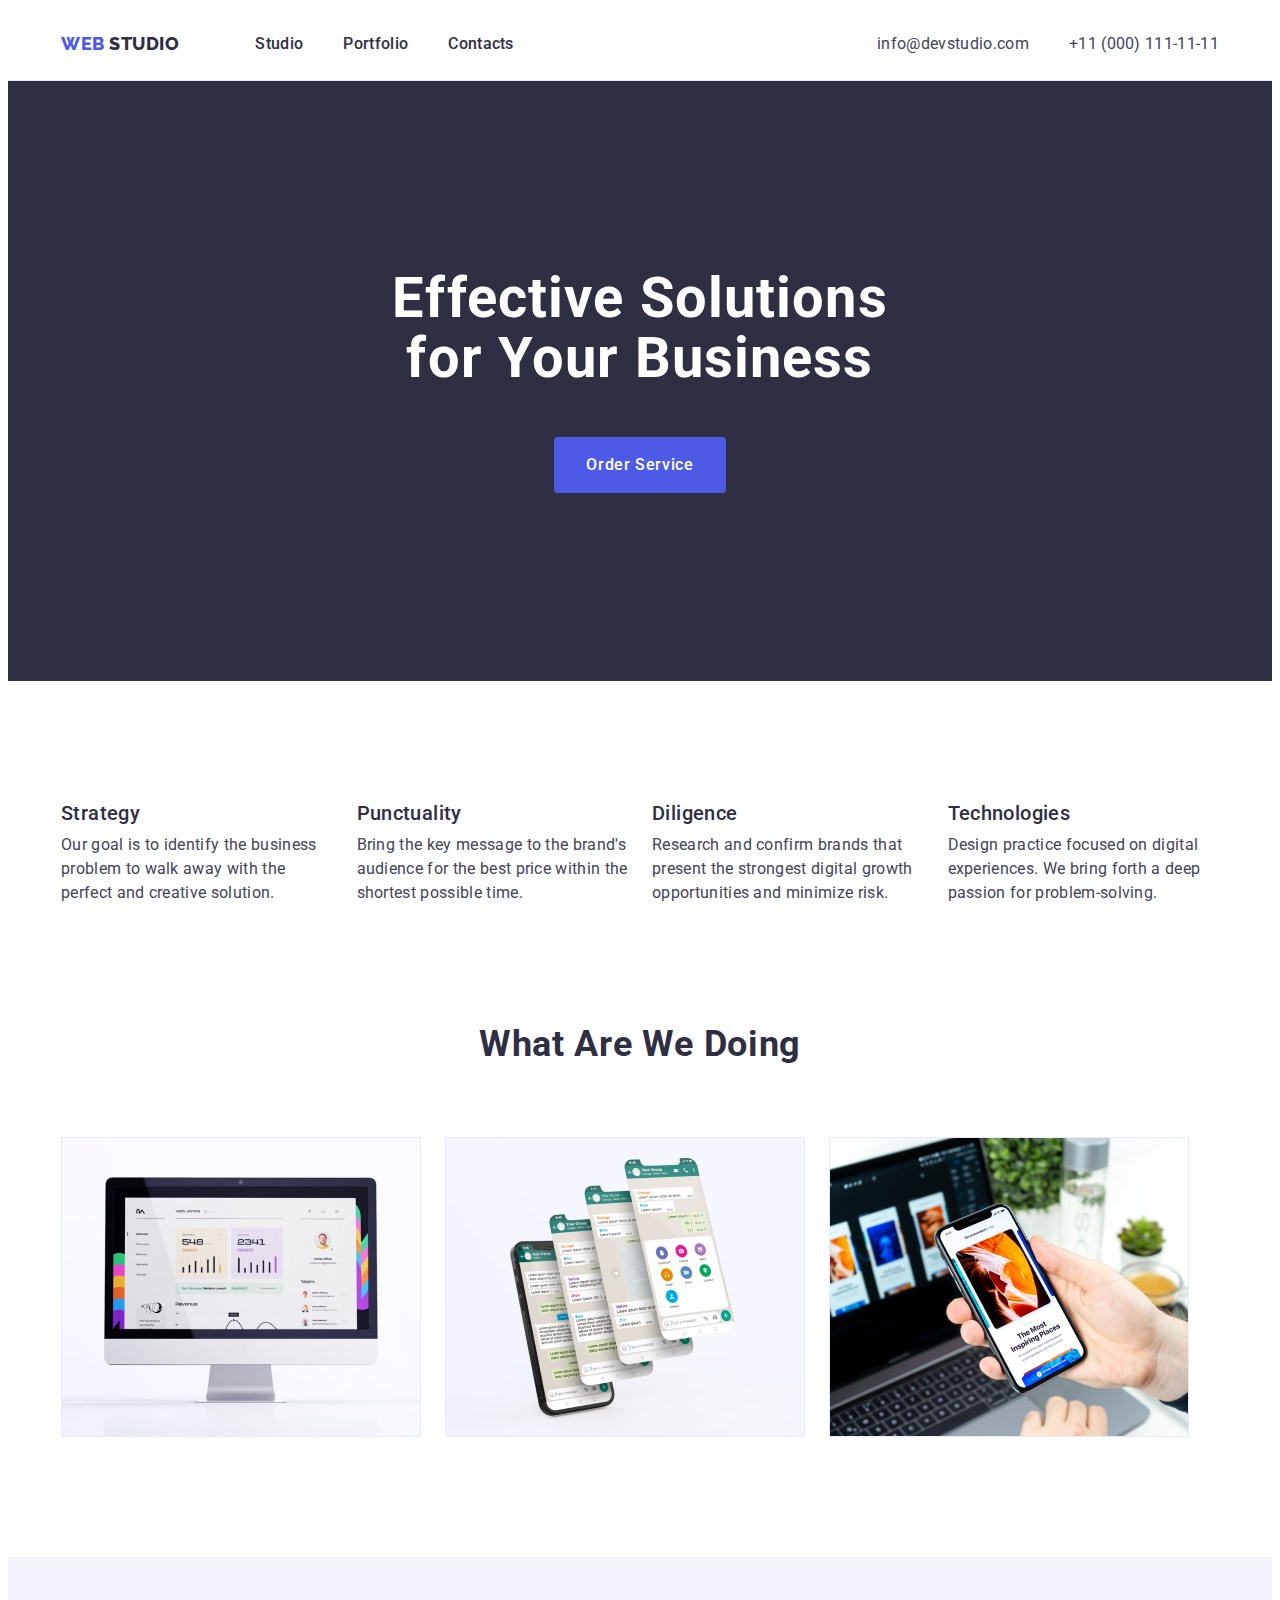
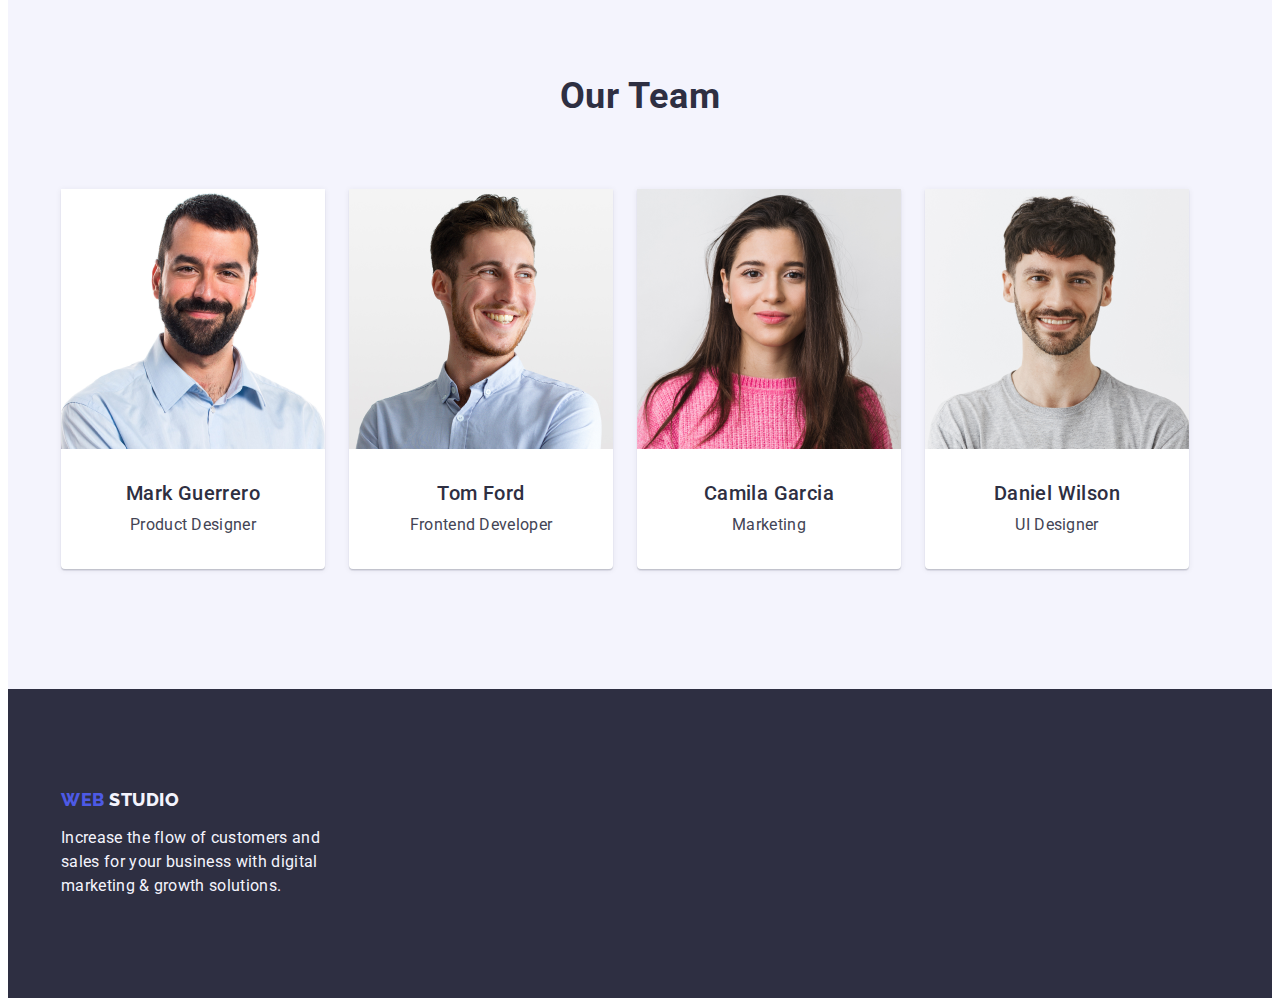
<file: index.html>
<!DOCTYPE html>
<html lang="en">
  <head>
    <meta charset="UTF-8" />
    <meta http-equiv="X-UA-Compatible" content="IE=edge" />
    <meta name="viewport" content="width=device-width, initial-scale=1.0" />
    <title>Document</title>
    <link rel="preconnect" href="https://fonts.googleapis.com">
    <link rel="preconnect" href="https://fonts.gstatic.com" crossorigin>
    <link href="https://fonts.googleapis.com/css2?family=Raleway:wght@800&family=Roboto:wght@400;500;700;900&display=swap" rel="stylesheet">
    <link rel="stylesheet" href="https://cdnjs.cloudflare.com/ajax/libs/modern-normalize/1.1.0/modern-normalize.min.css" integrity="sha512-wpPYUAdjBVSE4KJnH1VR1HeZfpl1ub8YT/NKx4PuQ5NmX2tKuGu6U/JRp5y+Y8XG2tV+wKQpNHVUX03MfMFn9Q==" crossorigin="anonymous" referrerpolicy="no-referrer" />
    <link rel="stylesheet" href="./css/styles.css" />
  </head>
  <body>
    <!-- Header -->
    <header class="header">
      <div class="container main-nav">
        <nav class="nav">
        <a href="./index.html" class="logo link">Web
          <span class="studio">Studio</span>
        </a>
        <ul class="site-nav list">
          <li class=""><a href="./index.html" class="nav-link link">Studio</a></li>
          <li class=""><a href="./portfolio.html" class="nav-link link">Portfolio</a></li>
          <li class=""><a href="" class="nav-link link">Contacts</a></li>
        </ul>
      </nav>

      <address class="address">
        <ul class="auth-nav list">
          <li class="item">
            <a href="mailto:info@devstudio.com" class="info link">info@devstudio.com</a>
          </li>
          <li class="item">
            <a href="tel:+110001111111" class="info link">+11 (000) 111-11-11</a>
          </li>
        </ul>
      </address>
    </div>
    </header>

    <main>
      <!-- Hero Section One-->
      <section class="hero">
      <div class="container">
        <h1 class="hero-title">Effective Solutions for Your Business</h1>
        <button type="button" class="hero-button">Order Service</button>
      </div>
      </section>

      <!-- Who We Are Section Two-->
      <section class="section one">
        <div class="container">
        <h2 class="section-one visually-hidden">Who We Are</h2>
        <ul class="list container-list">
          <li class="statement-item">
            <h3 class="statement">Strategy</h3>
            <p class="statement-description">
              Our goal is to identify the business problem to walk away with the
              perfect and creative solution.
            </p>
          </li>
          <li class="statement-item">
            <h3 class="statement">Punctuality</h3>
            <p class="statement-description">
              Bring the key message to the brand's audience for the best price
              within the shortest possible time.
            </p>
          </li>
          <li class="statement-item">
            <h3 class="statement">Diligence</h3>
            <p class="statement-description">
              Research and confirm brands that present the strongest digital
              growth opportunities and minimize risk.
            </p>
          </li>
          <li class="statement-item">
            <h3 class="statement">Technologies</h3>
            <p class="statement-description">
              Design practice focused on digital experiences. We bring forth a
              deep passion for problem-solving.
            </p>
          </li>
        </ul>
      </div>
      </section>

      <!-- What Are We Doing Section Three-->
      <section class="section">
      <div class="container">
        <h2 class="section-title">What are we doing</h2>
        <ul class="list container-list">
          <li class="item">
            <img src="./images/desktop.jpg" alt="desktop" width="360" />
          </li>
          <li class="item">
            <img src="./images/phoneapps.jpg" alt="smartphone" width="360" />
          </li>
          <li class="item">
            <img
              src="./images/desktopandphone.jpg"
              alt="both combined"
              width="360"/>
          </li>
        </ul>
      </div>
      </section>

      <!-- Our Team Section Four-->

      <section class="section our-team">
        <div class="container">
          <h2 class="section-title our-team">Our Team</h2>
        <ul class="list container-list">
          <li class="team">
            <img class="staff-photo" src="./images/mg.jpg" alt="Mark Guerrero photo" width="264" />
            <div class="staff-name-role"><h3 class="staff-name">Mark Guerrero</h3>
              <p class="staff-role">Product Designer</p>
            </div>
          </li>
          <li class="team">
            <img class="staff-photo" src="./images/tf.jpg" alt="Tom Ford photo" width="264" />
            <div class="staff-name-role"><h3 class="staff-name">Tom Ford</h3>
              <p class="staff-role">Frontend Developer</p>
            </div>
          </li>
          <li class="team">
            <img class="staff-photo" src="./images/cg.jpg" alt="Camila Garcia photo" width="264" />
            <div class="staff-name-role"><h3 class="staff-name">Camila Garcia</h3>
              <p class="staff-role">Marketing</p>
            </div>
          </li>
          <li class="team">
            <img class="staff-photo" src="./images/dw.jpg" alt="Daniel Wilson photo" width="264" />
            <div class="staff-name-role"><h3 class="staff-name">Daniel Wilson</h3>
              <p class="staff-role">UI Designer</p></div>
          </li>
        </ul>
      </div>
      </section>
    </main>

      <!-- Footer -->

    <footer class="footer link">
      <div class="container">
        <a href="./index.html" class="footer-logo link">Web
          <span class="footer-studio">Studio</span>
        </a>
        <p class="footer-text">
        Increase the flow of customers and sales for your business with digital
        marketing & growth solutions.
        </p>
      </div>
    </footer>
  </body>
</html>
</file>
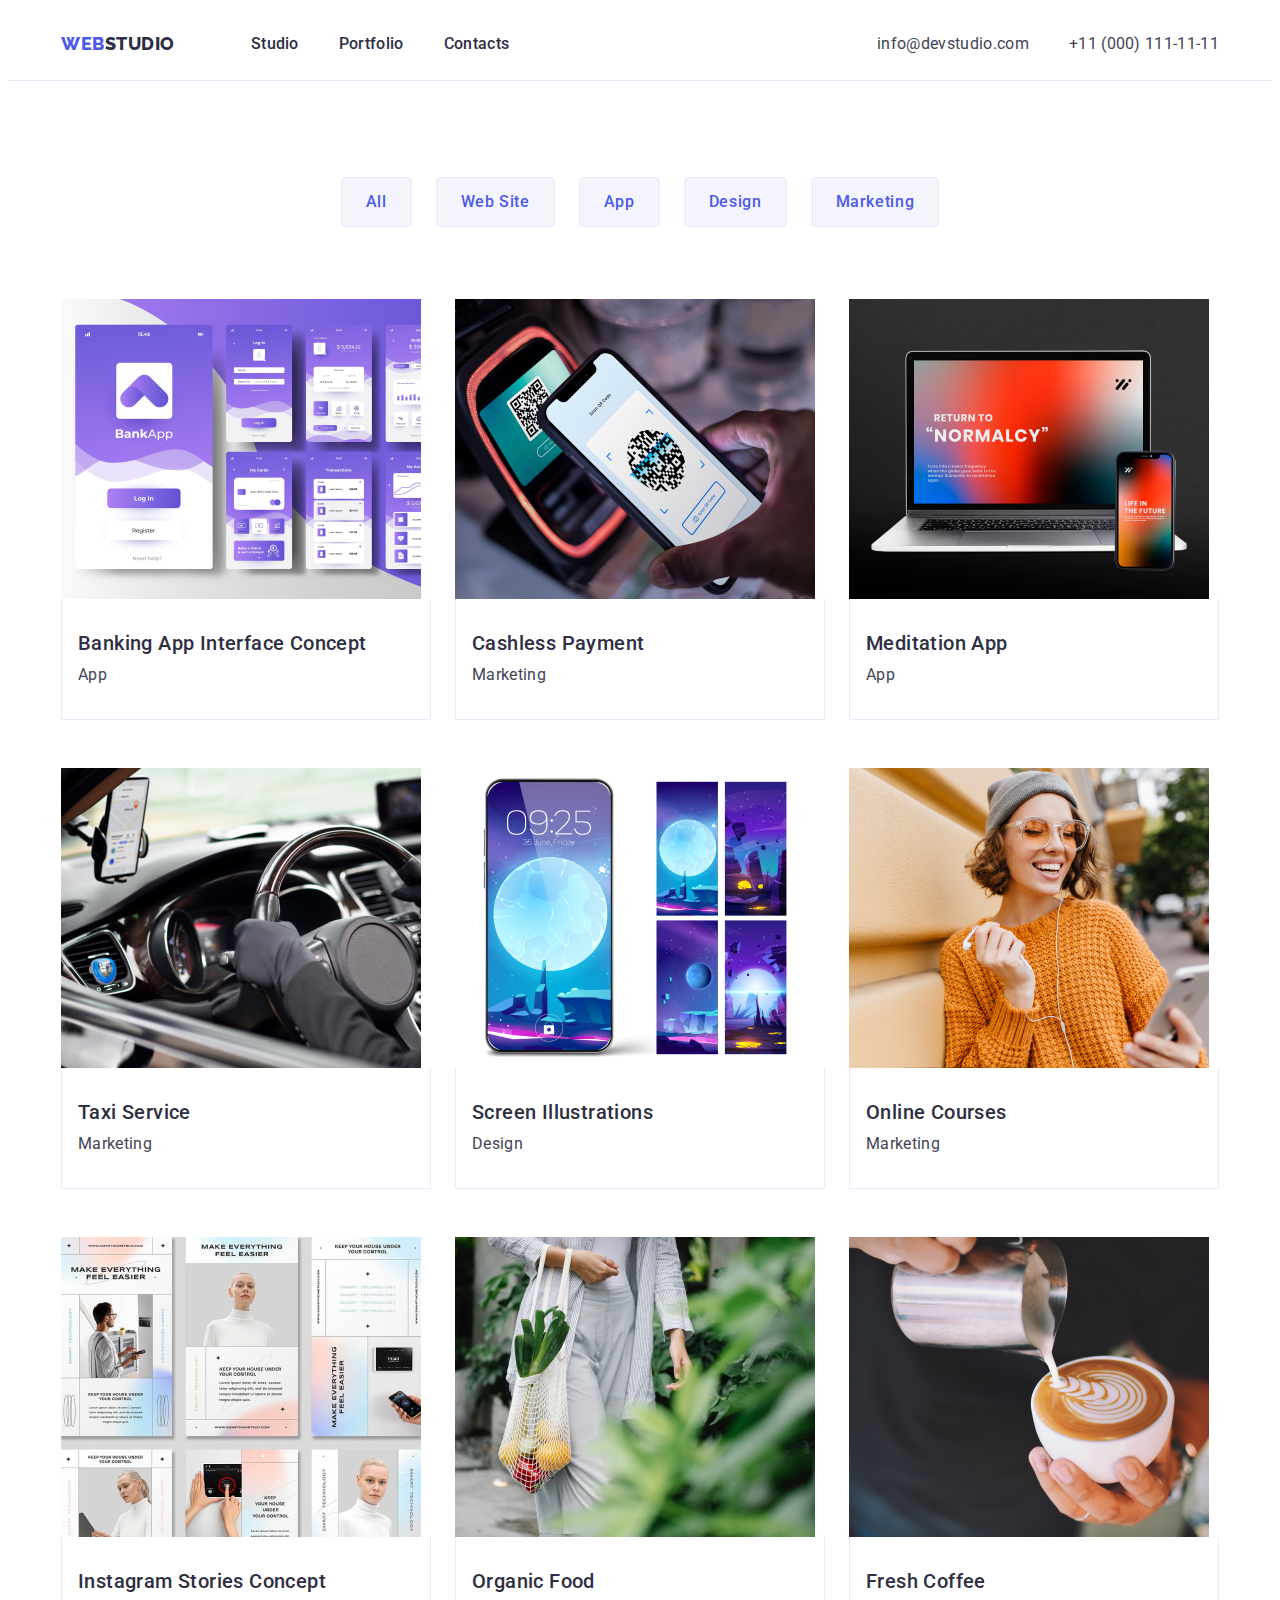
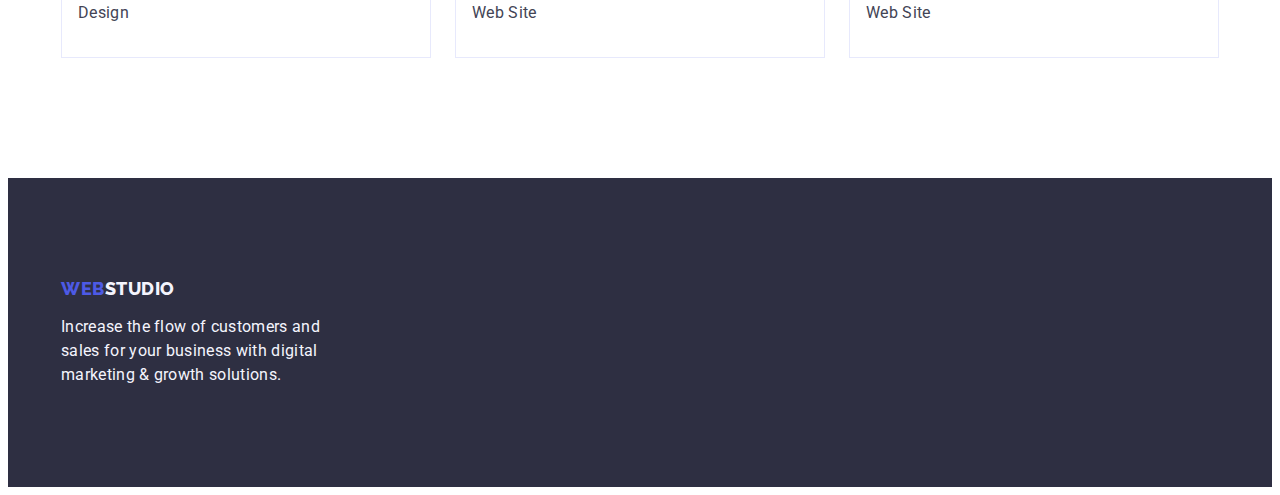
<file: portfolio.html>
<!DOCTYPE html>
<html lang="en">
  <head>
    <meta charset="UTF-8" />
    <meta http-equiv="X-UA-Compatible" content="IE=edge" />
    <meta name="viewport" content="width=device-width, initial-scale=1.0" />
    <title>Document</title>
    <link rel="preconnect" href="https://fonts.googleapis.com">
    <link rel="preconnect" href="https://fonts.gstatic.com" crossorigin>
    <link href="https://fonts.googleapis.com/css2?family=Raleway:wght@800&family=Roboto:wght@400;500;700;900&display=swap" rel="stylesheet">
    <link rel="stylesheet" href="https://cdnjs.cloudflare.com/ajax/libs/modern-normalize/1.1.0/modern-normalize.min.css" integrity="sha512-wpPYUAdjBVSE4KJnH1VR1HeZfpl1ub8YT/NKx4PuQ5NmX2tKuGu6U/JRp5y+Y8XG2tV+wKQpNHVUX03MfMFn9Q==" crossorigin="anonymous" referrerpolicy="no-referrer" />
    <link rel="stylesheet" href="./css/styles.css" />
  </head>
  <body class="page">
    <!-- Header -->
    <header class="header">
      <div class="container main-nav">
        <nav class="nav">
        <a href="./index.html" class="logo link"
          >Web<span class="studio">Studio</span></a>
        <ul class="site-nav list">
          <li class="item"><a href="./index.html" class="nav-link link">Studio</a></li>
          <li class="item"><a href="./portfolio.html" class="nav-link link">Portfolio</a></li>
          <li class="item"><a href="" class="nav-link link">Contacts</a></li>
        </ul>
      </nav>

      <address class="address">
        <ul class="auth-nav list">
          <li class="item">
            <a href="mailto:info@devstudio.com" class="info link"
              >info@devstudio.com</a
            >
          </li>
          <li class="item">
            <a href="tel:+110001111111" class="info link">+11 (000) 111-11-11</a>
          </li>
        </ul>
      </address></div>
    </header>
    <main>
      <!-- Navigation buttons -->
      <section class="portfolio-main">
        <div class="container">
        <h1 class="visually-hidden">Our Projects</h1>
        <ul class="filter list">
          <li class="item">
          <button type="button" class="filter-button">All</button>
          </li>
          <li class="item">
          <button type="button" class="filter-button">Web Site</button>
          </li>
          <li class="item">
          <button type="button" class="filter-button">App</button>
          </li>
          <li class="item">
          <button type="button" class="filter-button">Design</button>
          </li>
          <li class="item">
          <button type="button" class="filter-button">Marketing</button>
          </li>
        </ul>
    
    
          <!-- Portfolio List -->
        <ul class="portfolio list">
          <li class="portfolio-card list">
            <a href="" class="link">
              <img src="./images/portfolio/img-8.jpg"
              alt="Banking App"
              width="360"/>
              <div class="project-card-description">
                <h2 class="portfolio-type">Banking App Interface Concept</h2>
                <p class="portfolio-platform">App</p>
              </div>
            </a>
          </li>
          <li class="portfolio-card list">
            <a href="" class="link">
              <img src="./images/portfolio/img-7.jpg"
              alt="Cashless Payment"
              width="360"/>
              <div class="project-card-description">
                <h2 class="portfolio-type">Cashless Payment</h2>
                <p class="portfolio-platform">Marketing</p>
              </div>
            </a>
          </li>
          <li class="portfolio-card list">
            <a href="" class="link">
              <img src="./images/portfolio/img-6.jpg"
              alt="Meditation App"
              width="360"/>
              <div class="project-card-description">
                <h2 class="portfolio-type">Meditation App</h2>
                <p class="portfolio-platform">App</p>
              </div>
            </a>
          </li>
          <li class="portfolio-card list">
            <a href="" class="link">
              <img src="./images/portfolio/img-5.jpg"
              alt="Taxi Service"
              width="360"/>
              <div class="project-card-description">
                <h2 class="portfolio-type">Taxi Service</h2>
                <p class="portfolio-platform">Marketing</p>
              </div>
            </a>
          </li>
          <li class="portfolio-card list">
            <a href="" class="link">
              <img src="./images/portfolio/img-4.jpg"
              alt="Screen Illustrations"
              width="360"/>
              <div class="project-card-description">
                <h2 class="portfolio-type">Screen Illustrations</h2>
                <p class="portfolio-platform">Design</p>
              </div>
            </a>
          </li>
          <li class="portfolio-card list">
            <a href="" class="link">
              <img src="./images/portfolio/img-3.jpg"
              alt="Online Courses"
              width="360"/>
              <div class="project-card-description">
                <h2 class="portfolio-type">Online Courses</h2>
                <p class="portfolio-platform">Marketing</p>
              </div>
            </a>
          </li>
          <li class="portfolio-card list">
            <a href="" class="link">
              <img src="./images/portfolio/img-2.jpg"
              alt="Instagram Stories Concept"
              width="360"/>
              <div class="project-card-description">
                <h2 class="portfolio-type">Instagram Stories Concept</h2>
                <p class="portfolio-platform">Design</p>
              </div>
            </a>
          </li>
          <li class="portfolio-card list">
            <a href="" class="link">
              <img src="./images/portfolio/img-1.jpg"
              alt="Organic Food"
              width="360"/>
              <div class="project-card-description">
                <h2 class="portfolio-type">Organic Food</h2>
                <p class="portfolio-platform">Web Site</p>
              </div>
            </a>
          </li>
          <li class="portfolio-card list">
            <a href="" class="link">
              <img src="./images/portfolio/img.jpg"
              alt="Fresh Coffee"
              width="360"/>
              <div class="project-card-description">
                <h2 class="portfolio-type">Fresh Coffee</h2>
                <p class="portfolio-platform">Web Site</p>
              </div>
            </a>
          </li>
        </ul>
      </div>
      </section>
    </main>

        <!-- Footer -->

    <footer class="footer link">
      <div class="container">
        <a href="./index.html" class="footer-logo link"
        >Web<span class="footer-studio">Studio</span>
        </a>
        <p class="footer-text">
        Increase the flow of customers and sales for your business with digital
        marketing & growth solutions.
        </p>
      </div>
    </footer>
  </body>
</html>
</file>
<file: css/styles.css>
:root {
  --primary-brand: #4d5ae5;
  --pressed-state: #404bbf;
  --dark: #2e2f42;
  --success: #31d0aa;
  --text: #434455;
  --subtle-text: #8e8f99;
  --accent: #e7e9fc;
  --light: #f4f4fd;
  --modal-overlay: #2e2f42;
  --hero-background: #2e2f42;
  --white-background: #ffffff;
  --modal-background: #fcfcfc;
  --box-shadow: rgba(0, 0, 0, 0.15);
  --header-btm-border: #E7E9FC;
  --portfolio-bottons: #E7E9FC;
}

.visually-hidden {
  position: absolute;
  width: 1px;
  height: 1px;
  margin: -1px;
  border: 0;
  padding: 0;
  clip: rect(0 0 0 0);
  overflow: hidden;
}

/* Body */

body {
  color: var(--text);
  background-color: var(--white-background);
  font-family: "Roboto", sans-serif;
}

.container {
  margin-left: auto;
  margin-right: auto;
  width: 1158px;
  padding: 0 15px;
  }

h1,
h2,
h3,
h4,
h5,
h6,
p,
ul {
  padding: 0;
  margin: 0;
}

img {display: block;}

.section-list,
.list {
  list-style: none;
}
/* Header */
.header {
  border-bottom: 1px solid var(--header-btm-border);
}
.logo.link {
  /* Studio */

  color: var(--primary-brand);
  font-family: "Raleway", sans-serif;
  font-style: normal;
  font-weight: 800;
  font-size: 18px;
  line-height: 1.17;
  letter-spacing: 0.03em;
  text-transform: uppercase;
  text-decoration: none;
}
.logo.link {
  text-decoration: none;
  padding: 24px 0;
}

.studio {
  color: var(--dark);
  font-family: "Raleway", sans-serif;
  font-style: normal;
  font-weight: 800;
  font-size: 18px;
  line-height: 1.17;
}

/* Site nav */
.logo.link,
.nav-link,
.info.link {
  display: block;
}

.address {
  font-style: normal;
}

.nav-link {
  color: var(--dark);
  letter-spacing: 0.02em;
  line-height: 1.5;
  font-style: normal;
  font-weight: 500;
  font-size: 16px;
}

.nav-link.link {
  padding: 24px 0;
}

.main-nav, .nav {
  display: flex;
  align-items: center;
}

.logo.link {
  margin-right: 76px;
}

.address {
  margin-left: auto;;
}

.site-nav {
  gap: 40px;
}

.site-nav,
.nav-link:hover,
.site-nav,
.nav-link:focus {
  display: flex;
  color: var(--pressed-state);

}

.auth-nav {
  display: flex;
  gap: 40px;
}

.auth-nav.list .info.link {
  color: var(--text);
  font-style: normal;
  font-weight: 400;
  font-size: 16px;
  line-height: 1.5;
  letter-spacing: 0.02em;
}

.auth-nav .info:hover,
.auth-nav .info:focus {
  color: var(--pressed-state);
  line-height: 1.5;
}

/* Hero */

.hero {
  background-color: var(--hero-background);
  text-align: center;
  padding: 188px 0;
}

.hero-title {
  max-width: 496px;
  color: var(--white-background);
  font-style: normal;
  font-weight: 700;
  font-size: 56px;
  line-height: 1.07;
  letter-spacing: 0.02em;
  margin-bottom: 48px;
  margin-left: auto;
  margin-right: auto;
}
.hero-button,
.batton {
  display: block;
  min-width: 169px;
  height: 56px;
  border: none;
  background-color: var(--primary-brand);
  color: var(--white-background);
  cursor: pointer;
  font-family: "Roboto", sans-serif;
  font-style: normal;
  font-weight: 500;
  font-size: 16px;
  line-height: 1.5;
  letter-spacing: 0.04em;
  box-shadow: var(--box-shadow);
  border-radius: 4px;
  text-align: center;
  margin-left: auto;
  margin-right: auto;
  padding: 16px 32px;
}

.hero-button:hover,
.hero-button:focus {
  background-color: var(--pressed-state);
}

/* Sections */

.section {
  color: var(--dark);
  padding-bottom: 120px;
  }

.section.one {
  padding-top: 120px;
}

.section-one {
  font-style: normal;
  font-weight: 700;
  font-size: 36px;
  line-height: 1.12;
  text-align: center;
  letter-spacing: 0.02em;
  text-transform: capitalize;
  color: var(--dark);
}

.section-title {
  font-style: normal;
  font-weight: 700;
  font-size: 36px;
  line-height: 1.11;
  text-align: center;
  letter-spacing: 0.02em;
  text-transform: capitalize;
  color: var(--dark);
  margin-bottom: 72px;
}

.container-list {
  display: flex;
  flex-wrap: wrap;
  gap: 24px;
}

.container-list .statement-item {
  width: calc((100% - 72px) / 4);
}

.container-list .statement-item:nth-child(4n) {
  margin-right: 0;
}

.statement {
  color: var(--dark);
  font-style: normal;
  font-weight: 500;
  font-size: 20px;
  line-height: 1.2;
  letter-spacing: 0.02em;
  margin-bottom: 8px;
}

.statement-description {
  font-style: normal;
  font-weight: 400;
  font-size: 16px;
  line-height: 1.5;
  letter-spacing: 0.02em;
  color: var(--text);
  background-color: var(--white-background);
}

/* Our team section */

.section.our-team {
  padding-top: 120px;
  background-color: var(--light);
}

.staff-name {
  font-style: normal;
  font-weight: 500;
  font-size: 20px;
  line-height: 1.2;
  text-align: center;
  letter-spacing: 0.02em;
  background-color: var(--white-background);
  color: var(--dark);
  margin-bottom: 8px;
}

.staff-name-role {
  padding: 32px 16px;
  border-radius: 0px 0px 4px 4px;
}

.staff-role,
.team {
  color: var(--text);
  background-color: var(--white-background);
  line-height: 1.5;
  letter-spacing: 0.02em;
  text-align: center;
}

.team {
  display: inline-block;
  width: 264px;
  box-shadow: 0px 1px 6px rgba(46, 47, 66, 0.08), 0px 1px 1px rgba(46, 47, 66, 0.16), 0px 2px 1px rgba(46, 47, 66, 0.08);
  border-radius: 0px 0px 4px 4px;
}

/* Portfolio Page */

.portfolio-main {
  padding: 96px 0 120px 0;
}

/* Navigation filter buttons */

.filter.list {
  margin-bottom: 72px;
  gap: 24px;
  margin-left: auto;
  margin-right: auto;
}

.filter.list,
.container .item {
  display: flex;
  flex-wrap: wrap;
  justify-content: center;
}

.filter-button {
  font-family: "Roboto", sans-serif;
  font-style: normal;
  font-weight: 500;
  font-size: 16px;
  line-height: 1.5;
  letter-spacing: 0.04em;

  color: var(--primary-brand);
  background-color: var(--light);
  cursor: pointer;

  border: 1px solid var(--portfolio-bottons);
  border-radius: 4px;

  padding: 12px 24px;
}

.filter-button:hover,
.filter-button:focus {
  background-color: var(--pressed-state);
  color: var(--white-background);
  border: 1px solid transparent
}

/* Portfolio Main */

.portfolio.list {
  display: flex;
  flex-wrap: wrap;
  margin-left: auto;
  margin-right: auto;
  justify-content: space-between;
  column-gap: 24px;
  row-gap: 48px;
}

.portfolio-card,
.list {
  text-decoration: none;
}

.portfolio-card.list {
  width: calc((100% - 48px) / 3);
}

.portfolio-type {
  font-style: normal;
  font-weight: 500;
  font-size: 20px;
  line-height: 1.2;
  letter-spacing: 0.02em;
  color: var(--dark);
  margin-bottom: 8px;
}

.portfolio-platform {
  font-size: 16px;
  line-height: 1.5;
  letter-spacing: 0.02em;
  color: var(--text);
}

.project-card-description {
  padding: 32px 16px;
  gap: 8px;
  border: 1px solid var(--portfolio-bottons);
  border-top: none;
}

/* Footer */

.container-bottom {
  width: 1128px;
  display: flex;
  flex-wrap: wrap;
  margin-right: auto;
  margin-left: auto;
}

.footer,
.footer-text,
.footer-studio {
  background-color: var(--dark);
  color: var(--light);
}

.footer.link {
  padding: 100px 0;
}

.footer-text {
  max-width: 264px;
  line-height: 24px;
  letter-spacing: 0.02em;
}

.footer-logo.link {
  /* Studio */
  display: inline-block;
  color: var(--primary-brand);
  font-family: "Raleway", sans-serif;
  font-style: normal;
  font-weight: 800;
  font-size: 18px;
  line-height: 1.17;
  letter-spacing: 0.03em;
  text-transform: uppercase;
  text-decoration: none;
  margin-bottom: 16px;;
}

.container.footer-box {
  width: 264px;
  margin-left: 0;
}

.link {
  text-decoration: none;
}
</file>
